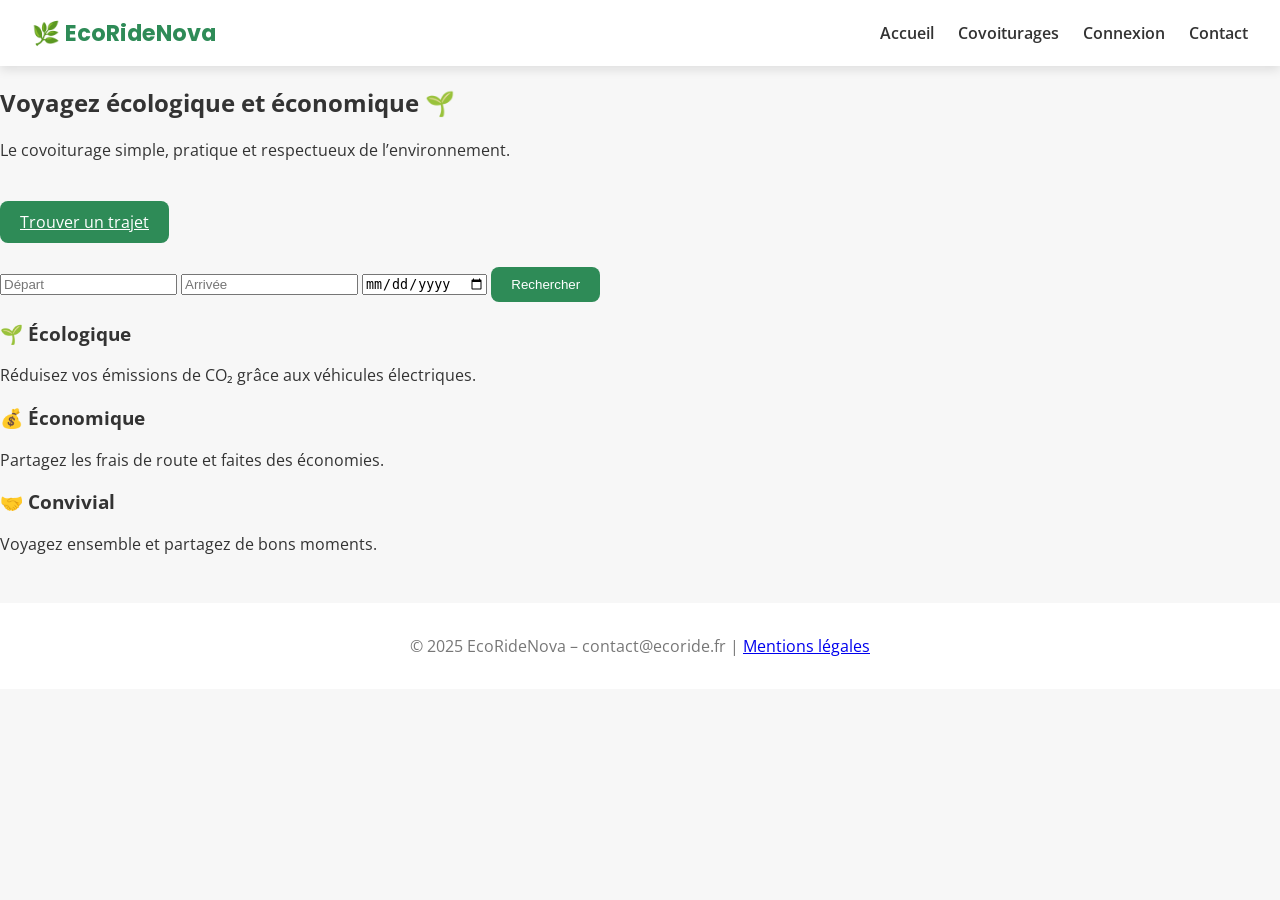
<file: frontend/index.html>
<!DOCTYPE html>
<html lang="fr">
<head>
  <meta charset="UTF-8">
  <meta name="viewport" content="width=device-width, initial-scale=1.0">
  <title>EcoRideNova | Voyagez écologique et économique</title>
  <link rel="stylesheet" href="css/style.css">
  <link href="https://fonts.googleapis.com/css2?family=Poppins:wght@600;700&family=Open+Sans:wght@400;600&display=swap" rel="stylesheet">
</head>
<body>

  <!-- HEADER -->
  <header class="header">
    <div class="logo">🌿 EcoRideNova</div>
    <nav class="nav">
      <a href="index.html">Accueil</a>
      <a href="pages/covoiturages.html">Covoiturages</a>
      <a href="pages/connexion.html">Connexion</a>
      <a href="pages/contact.html">Contact</a>
    </nav>
  </header>

  <!-- HERO -->
  <section class="hero">
    <div class="hero-text">
      <h1>Voyagez écologique et économique 🌱</h1>
      <p>Le covoiturage simple, pratique et respectueux de l’environnement.</p>
      <a href="pages/covoiturages.html" class="btn btn-primary">Trouver un trajet</a>
    </div>
  </section>

  <!-- BARRE DE RECHERCHE -->
  <section class="search-section">
    <form class="search-bar">
      <input type="text" placeholder="Départ">
      <input type="text" placeholder="Arrivée">
      <input type="date">
      <button type="submit" class="btn btn-primary">Rechercher</button>
    </form>
  </section>

  <!-- AVANTAGES -->
  <section class="advantages">
    <div class="adv-card">
      <h3>🌱 Écologique</h3>
      <p>Réduisez vos émissions de CO₂ grâce aux véhicules électriques.</p>
    </div>
    <div class="adv-card">
      <h3>💰 Économique</h3>
      <p>Partagez les frais de route et faites des économies.</p>
    </div>
    <div class="adv-card">
      <h3>🤝 Convivial</h3>
      <p>Voyagez ensemble et partagez de bons moments.</p>
    </div>
  </section>

  <!-- FOOTER -->
  <footer class="footer">
    <p>© 2025 EcoRideNova – contact@ecoride.fr | <a href="#">Mentions légales</a></p>
  </footer>

</body>
</html>
</file>
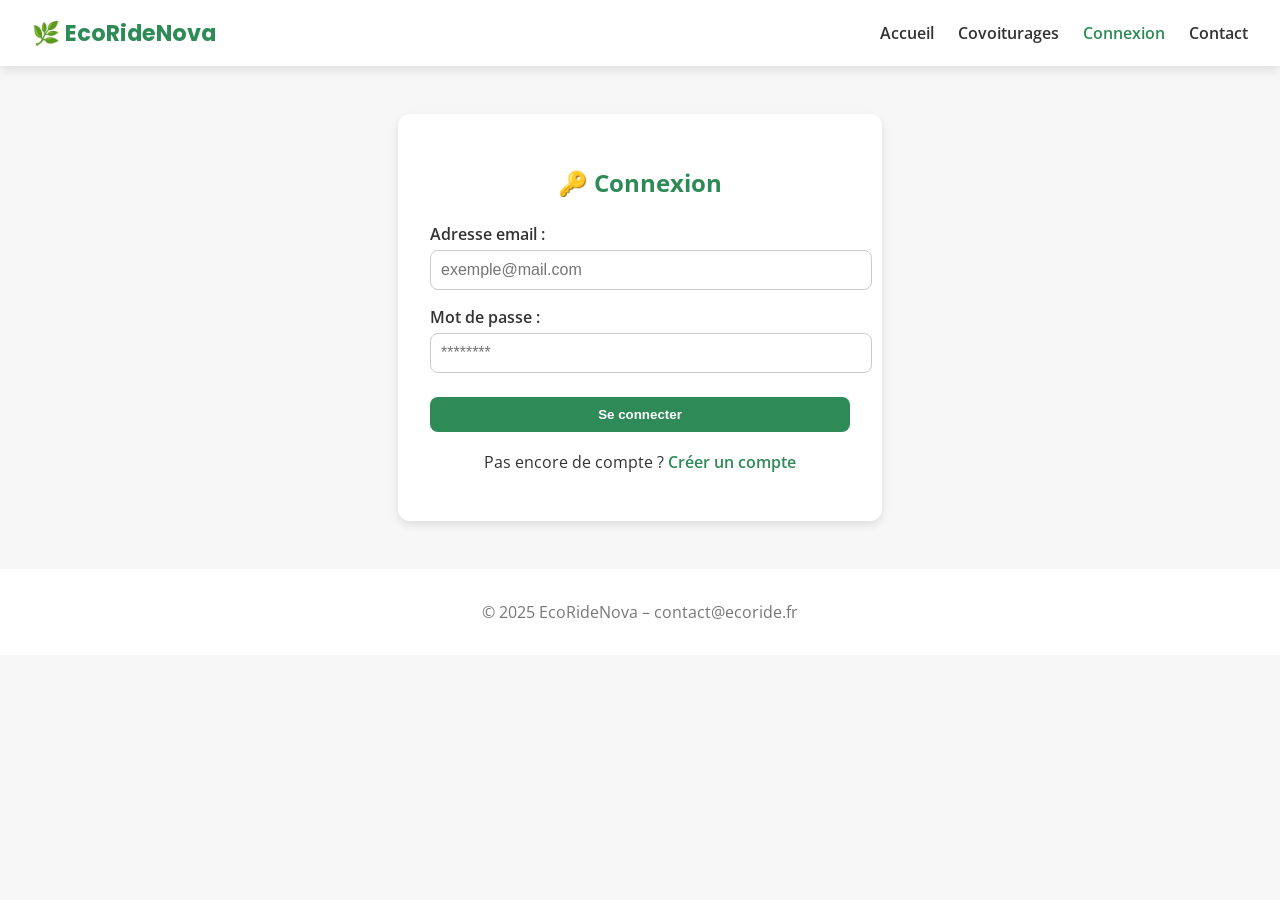
<file: frontend/pages/connexion.html>
<!DOCTYPE html>
<html lang="fr">
<head>
  <meta charset="UTF-8">
  <meta name="viewport" content="width=device-width, initial-scale=1.0">
  <title>Connexion – EcoRideNova</title>
  <link rel="stylesheet" href="../css/style.css">
  <link href="https://fonts.googleapis.com/css2?family=Poppins:wght@600;700&family=Open+Sans:wght@400;600&display=swap" rel="stylesheet">
</head>
<body>
  <!-- HEADER -->
  <header class="header">
    <div class="logo">🌿 EcoRideNova</div>
    <button class="menu-toggle" id="menuToggle" aria-label="Menu">☰</button>
    <nav class="nav" id="mainNav">
      <a href="../index.html">Accueil</a>
      <a href="covoiturages.html">Covoiturages</a>
      <a href="connexion.html" class="active">Connexion</a>
      <a href="contact.html">Contact</a>
    </nav>
  </header>

  <!-- FORMULAIRE DE CONNEXION -->
  <section class="auth-section">
    <h2>🔑 Connexion</h2>
    <form class="auth-form" id="loginForm">
      <label for="email">Adresse email :</label>
      <input type="email" id="email" placeholder="exemple@mail.com" required>

      <label for="password">Mot de passe :</label>
      <input type="password" id="password" placeholder="********" required>

      <button type="submit" class="btn btn-primary">Se connecter</button>
      <p>Pas encore de compte ? <a href="inscription.html">Créer un compte</a></p>
    </form>
  </section>

  <!-- FOOTER -->
  <footer class="footer">
    <p>© 2025 EcoRideNova – contact@ecoride.fr</p>
  </footer>

  <script src="../js/main.js"></script>
</body>
</html>
</file>
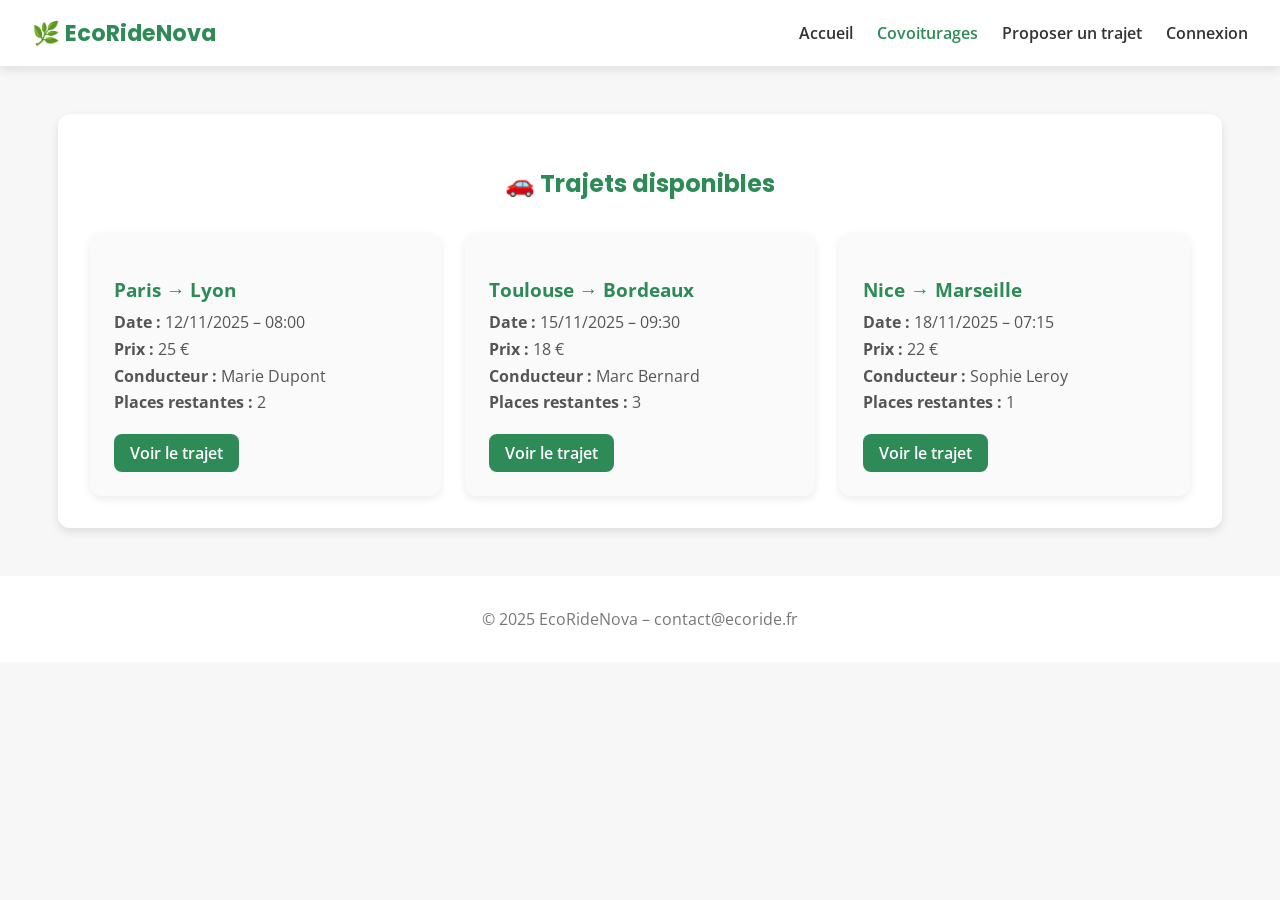
<file: frontend/pages/covoiturages.html>
<!DOCTYPE html>
<html lang="fr">
<head>
  <meta charset="UTF-8">
  <meta name="viewport" content="width=device-width, initial-scale=1.0">
  <title>Covoiturages disponibles – EcoRideNova</title>
  <link rel="stylesheet" href="../css/style.css">
  <link href="https://fonts.googleapis.com/css2?family=Poppins:wght@600;700&family=Open+Sans:wght@400;600&display=swap" rel="stylesheet">
</head>
<body>
  <!-- HEADER -->
  <header class="header">
    <div class="logo">🌿 EcoRideNova</div>
    <button class="menu-toggle" id="menuToggle" aria-label="Menu">☰</button>
    <nav class="nav" id="mainNav">
      <a href="../index.html">Accueil</a>
      <a href="covoiturages.html" class="active">Covoiturages</a>
      <a href="creer-trajet.html">Proposer un trajet</a>
      <a href="connexion.html">Connexion</a>
    </nav>
  </header>

  <!-- SECTION LISTE DES TRAJETS -->
  <section class="rides-list">
    <h2>🚗 Trajets disponibles</h2>
    <div id="ridesContainer" class="rides-container">
      <!-- Les trajets seront injectés ici par JS -->
    </div>
  </section>

  <!-- FOOTER -->
  <footer class="footer">
    <p>© 2025 EcoRideNova – contact@ecoride.fr</p>
  </footer>

  <script src="../js/main.js"></script>
</body>
</html>
</file>
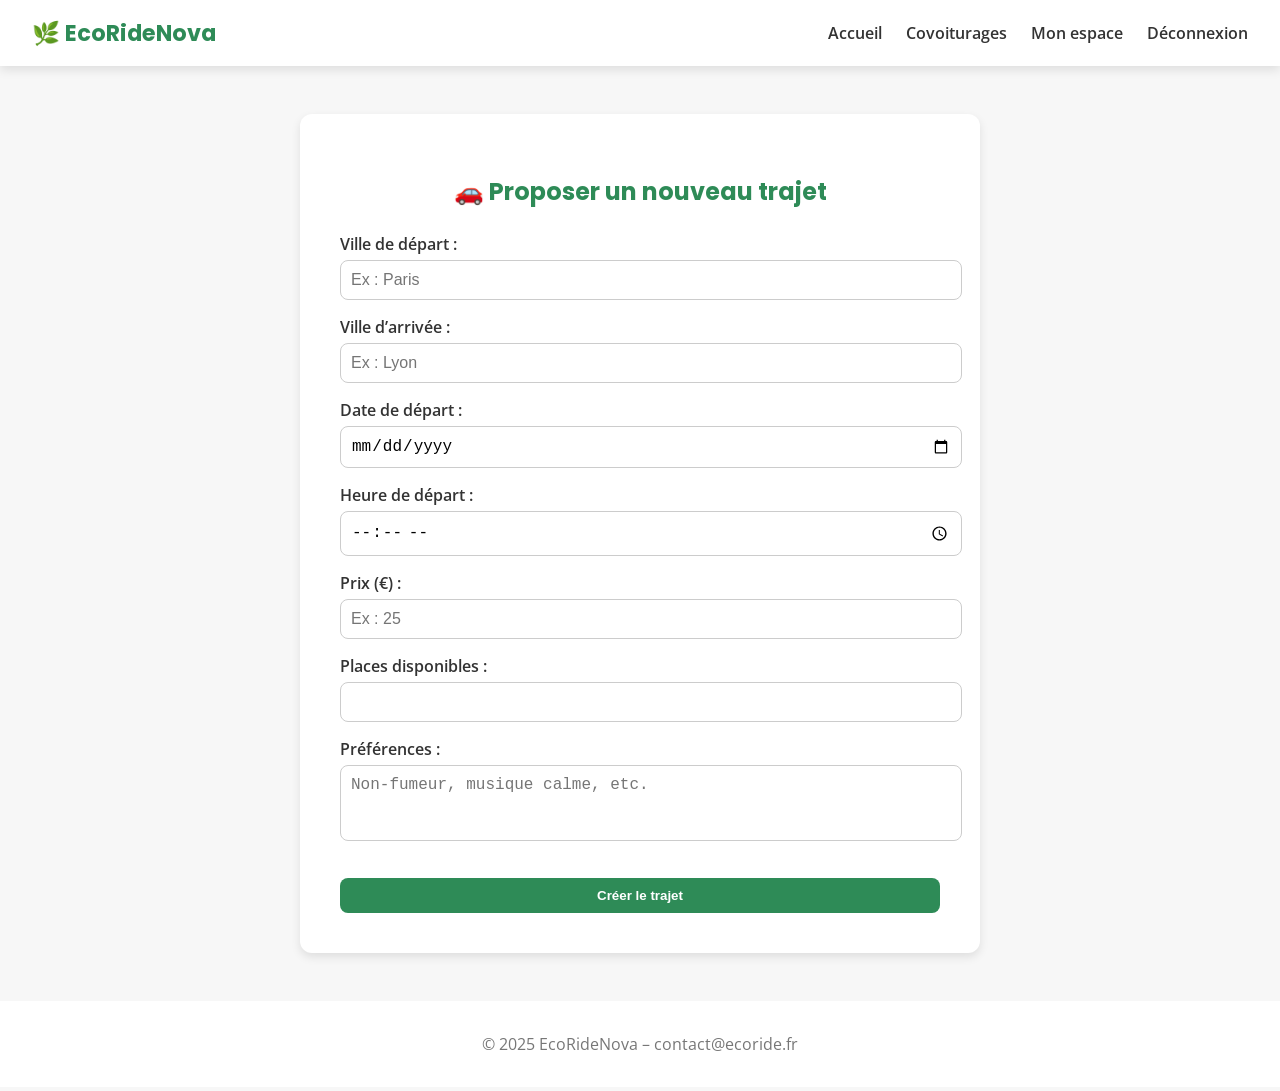
<file: frontend/pages/creer-trajet.html>
<!DOCTYPE html>
<html lang="fr">
<head>
  <meta charset="UTF-8">
  <meta name="viewport" content="width=device-width, initial-scale=1.0">
  <title>Créer un trajet – EcoRideNova</title>
  <link rel="stylesheet" href="../css/style.css">
  <link href="https://fonts.googleapis.com/css2?family=Poppins:wght@600;700&family=Open+Sans:wght@400;600&display=swap" rel="stylesheet">
</head>
<body>
  <!-- HEADER -->
  <header class="header">
    <div class="logo">🌿 EcoRideNova</div>
    <button class="menu-toggle" id="menuToggle" aria-label="Menu">☰</button>
    <nav class="nav" id="mainNav">
      <a href="../index.html">Accueil</a>
      <a href="covoiturages.html">Covoiturages</a>
      <a href="dashboard.html">Mon espace</a>
      <a href="connexion.html">Déconnexion</a>
    </nav>
  </header>

  <!-- FORMULAIRE CRÉATION DE TRAJET -->
  <section class="create-ride">
    <h2>🚗 Proposer un nouveau trajet</h2>
    <form class="ride-form" id="createRideForm">
      <label for="departure">Ville de départ :</label>
      <input type="text" id="departure" placeholder="Ex : Paris" required>

      <label for="arrival">Ville d’arrivée :</label>
      <input type="text" id="arrival" placeholder="Ex : Lyon" required>

      <label for="date">Date de départ :</label>
      <input type="date" id="date" required>

      <label for="time">Heure de départ :</label>
      <input type="time" id="time" required>

      <label for="price">Prix (€) :</label>
      <input type="number" id="price" min="0" placeholder="Ex : 25" required>

      <label for="seats">Places disponibles :</label>
      <input type="number" id="seats" min="1" max="5" required>

      <label for="preferences">Préférences :</label>
      <textarea id="preferences" rows="3" placeholder="Non-fumeur, musique calme, etc."></textarea>

      <button type="submit" class="btn btn-primary">Créer le trajet</button>
    </form>
  </section>

  <!-- FOOTER -->
  <footer class="footer">
    <p>© 2025 EcoRideNova – contact@ecoride.fr</p>
  </footer>

  <script src="../js/main.js"></script>
</body>
</html>
</file>
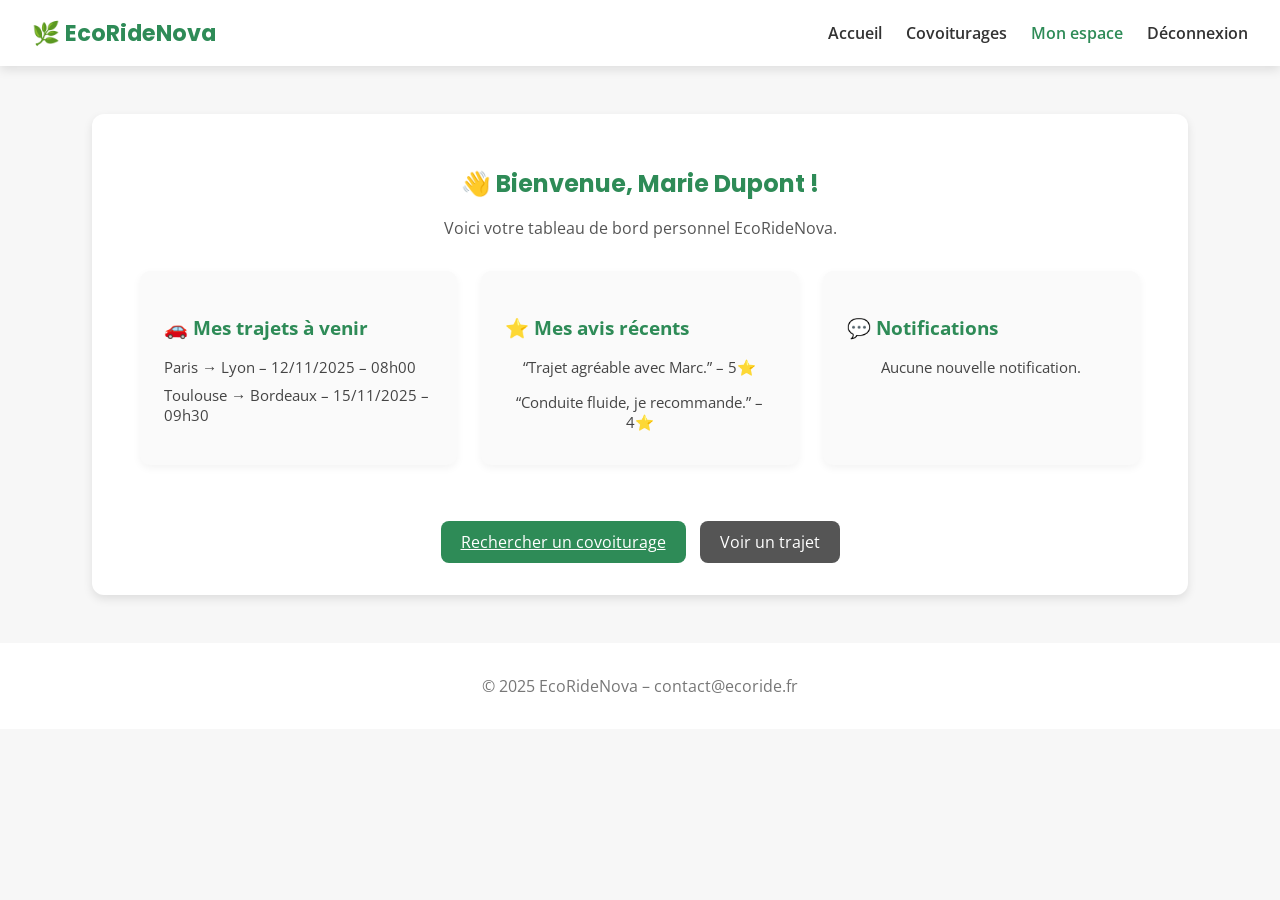
<file: frontend/pages/dashboard.html>
<!DOCTYPE html>
<html lang="fr">
<head>
  <meta charset="UTF-8">
  <meta name="viewport" content="width=device-width, initial-scale=1.0">
  <title>Tableau de bord – EcoRideNova</title>
  <link rel="stylesheet" href="../css/style.css">
  <link href="https://fonts.googleapis.com/css2?family=Poppins:wght@600;700&family=Open+Sans:wght@400;600&display=swap" rel="stylesheet">
</head>
<body>
  <!-- HEADER -->
  <header class="header">
    <div class="logo">🌿 EcoRideNova</div>
    <button class="menu-toggle" id="menuToggle" aria-label="Menu">☰</button>
    <nav class="nav" id="mainNav">
      <a href="../index.html">Accueil</a>
      <a href="covoiturages.html">Covoiturages</a>
      <a href="#" class="active">Mon espace</a>
      <a href="connexion.html" id="logoutBtn">Déconnexion</a>
    </nav>
  </header>

  <!-- DASHBOARD -->
  <section class="dashboard">
    <h2>👋 Bienvenue, <span id="userName">Utilisateur</span> !</h2>
    <p>Voici votre tableau de bord personnel EcoRideNova.</p>

    <div class="dashboard-cards">
      <div class="card">
        <h3>🚗 Mes trajets à venir</h3>
        <ul>
          <li>Paris → Lyon – 12/11/2025 – 08h00</li>
          <li>Toulouse → Bordeaux – 15/11/2025 – 09h30</li>
        </ul>
      </div>

      <div class="card">
        <h3>⭐ Mes avis récents</h3>
        <p>“Trajet agréable avec Marc.” – 5⭐</p>
        <p>“Conduite fluide, je recommande.” – 4⭐</p>
      </div>

      <div class="card">
        <h3>💬 Notifications</h3>
        <p>Aucune nouvelle notification.</p>
      </div>
    </div>

    <div class="actions">
      <a href="covoiturages.html" class="btn btn-primary">Rechercher un covoiturage</a>
      <a href="details.html" class="btn btn-secondary">Voir un trajet</a>
    </div>
  </section>

  <!-- FOOTER -->
  <footer class="footer">
    <p>© 2025 EcoRideNova – contact@ecoride.fr</p>
  </footer>

  <script src="../js/main.js"></script>
</body>
</html>
</file>
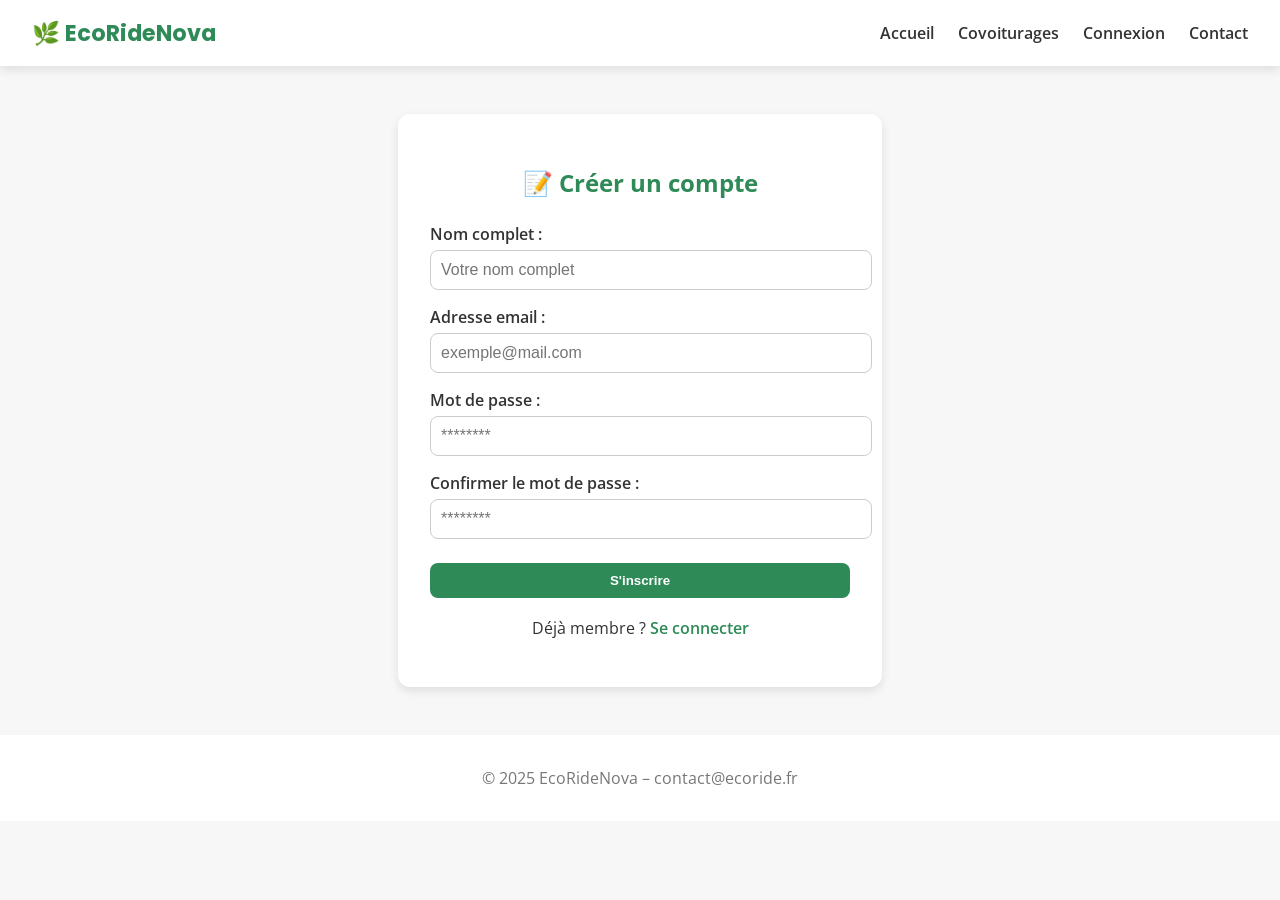
<file: frontend/pages/inscription.html>
<!DOCTYPE html>
<html lang="fr">
<head>
  <meta charset="UTF-8">
  <meta name="viewport" content="width=device-width, initial-scale=1.0">
  <title>Inscription – EcoRideNova</title>
  <link rel="stylesheet" href="../css/style.css">
  <link href="https://fonts.googleapis.com/css2?family=Poppins:wght@600;700&family=Open+Sans:wght@400;600&display=swap" rel="stylesheet">
</head>
<body>
  <!-- HEADER -->
  <header class="header">
    <div class="logo">🌿 EcoRideNova</div>
    <button class="menu-toggle" id="menuToggle" aria-label="Menu">☰</button>
    <nav class="nav" id="mainNav">
      <a href="../index.html">Accueil</a>
      <a href="covoiturages.html">Covoiturages</a>
      <a href="connexion.html">Connexion</a>
      <a href="contact.html">Contact</a>
    </nav>
  </header>

  <!-- FORMULAIRE D'INSCRIPTION -->
  <section class="auth-section">
    <h2>📝 Créer un compte</h2>
    <form class="auth-form" id="registerForm">
      <label for="name">Nom complet :</label>
      <input type="text" id="name" placeholder="Votre nom complet" required>

      <label for="email">Adresse email :</label>
      <input type="email" id="email" placeholder="exemple@mail.com" required>

      <label for="password">Mot de passe :</label>
      <input type="password" id="password" placeholder="********" required>

      <label for="confirmPassword">Confirmer le mot de passe :</label>
      <input type="password" id="confirmPassword" placeholder="********" required>

      <button type="submit" class="btn btn-primary">S'inscrire</button>
      <p>Déjà membre ? <a href="connexion.html">Se connecter</a></p>
    </form>
  </section>

  <!-- FOOTER -->
  <footer class="footer">
    <p>© 2025 EcoRideNova – contact@ecoride.fr</p>
  </footer>

  <script src="../js/main.js"></script>
</body>
</html>
</file>
<file: frontend/css/style.css>
/* =============================
   🌿 STYLES GLOBAUX ECORIDENOVA
   ============================= */

:root {
  --green: #2e8b57;
  --light-gray: #f7f7f7;
  --dark-gray: #333;
  --white: #fff;
  --radius: 12px;
  --shadow: 0 4px 10px rgba(0, 0, 0, 0.1);
}

body {
  font-family: "Open Sans", sans-serif;
  background: var(--light-gray);
  color: var(--dark-gray);
  margin: 0;
  padding: 0;
}

/* HEADER */
.header {
  background: var(--white);
  box-shadow: var(--shadow);
  padding: 1rem 2rem;
  display: flex;
  justify-content: space-between;
  align-items: center;
  position: sticky;
  top: 0;
}

.logo {
  font-family: "Poppins", sans-serif;
  font-weight: 700;
  color: var(--green);
  font-size: 1.4rem;
}

.nav a {
  color: var(--dark-gray);
  text-decoration: none;
  margin-left: 20px;
  font-weight: 600;
  transition: color 0.3s;
}

.nav a:hover,
.nav a.active {
  color: var(--green);
}

/* FORMULAIRES */
.auth-section {
  max-width: 420px;
  margin: 3rem auto;
  background: var(--white);
  padding: 2rem;
  border-radius: var(--radius);
  box-shadow: var(--shadow);
}

.auth-section h2 {
  text-align: center;
  color: var(--green);
}

.auth-form label {
  display: block;
  margin-top: 1rem;
  font-weight: 600;
}

.auth-form input {
  width: 100%;
  padding: 10px;
  margin-top: 5px;
  border: 1px solid #ccc;
  border-radius: 8px;
  font-size: 1rem;
}

.btn {
  display: inline-block;
  text-align: center;
  background: var(--green);
  color: white;
  border: none;
  padding: 10px 20px;
  border-radius: 8px;
  margin-top: 1.5rem;
  cursor: pointer;
  transition: background 0.3s;
}

.btn:hover {
  background: #256e46;
}

/* FOOTER */
.footer {
  text-align: center;
  padding: 1rem;
  background: var(--white);
  margin-top: 3rem;
  color: #777;
}

/* =============================
   🍔 MENU BURGER RESPONSIVE
   ============================= */
.menu-toggle {
  display: none;
  font-size: 2rem;
  background: none;
  border: none;
  color: var(--green);
  cursor: pointer;
}

@media (max-width: 768px) {
  .menu-toggle {
    display: block;
  }

  .nav {
    display: none;
    flex-direction: column;
    background: var(--white);
    position: absolute;
    top: 70px;
    right: 20px;
    padding: 15px 25px;
    border-radius: var(--radius);
    box-shadow: var(--shadow);
  }

  .nav a {
    margin: 10px 0;
  }

  .nav.show {
    display: flex;
  }
}

/* =============================
   🚗 PAGE DÉTAIL DU COVOITURAGE
   ============================= */

.ride-detail {
  max-width: 850px;
  margin: 3rem auto;
  background: var(--white);
  padding: 2rem 3rem;
  border-radius: var(--radius);
  box-shadow: var(--shadow);
}

.ride-header h2 {
  font-family: "Poppins", sans-serif;
  font-size: 1.8rem;
  color: var(--green);
  margin-bottom: 1rem;
}

.ride-header p {
  margin: 5px 0;
  color: #555;
}

.driver-section {
  display: flex;
  align-items: center;
  gap: 1.5rem;
  margin: 1.8rem 0;
}

.driver-photo {
  width: 90px;
  height: 90px;
  border-radius: 50%;
  object-fit: cover;
  border: 3px solid var(--green);
}

.driver-section h3 {
  margin: 0;
  color: var(--dark-gray);
  font-weight: 700;
}

.driver-section p {
  margin: 2px 0;
  color: #666;
}

.ride-info-detail {
  background: #f9f9f9;
  padding: 1rem 1.5rem;
  border-radius: 10px;
  margin: 1.5rem 0;
}

.ride-info-detail p {
  margin: 8px 0;
  font-weight: 600;
}

.ride-cta {
  text-align: center;
  margin: 2rem 0;
}

.ride-cta .btn {
  background: var(--green);
  color: var(--white);
  font-size: 1.1rem;
  padding: 12px 25px;
  border-radius: 10px;
}

.ride-cta .btn:hover {
  background: #256e46;
}

/* Avis */
.reviews {
  border-top: 1px solid #ddd;
  padding-top: 1.5rem;
}

.reviews h3 {
  color: var(--green);
  margin-bottom: 1rem;
}

.review {
  background: #fafafa;
  padding: 0.8rem 1rem;
  border-radius: 8px;
  margin-bottom: 0.8rem;
  border-left: 4px solid var(--green);
  box-shadow: 0 2px 5px rgba(0, 0, 0, 0.05);
}

.review p {
  margin: 0;
  color: #444;
}

/* =============================
   👤 FORMULAIRES AUTHENTIFICATION
   ============================= */

.auth-section {
  max-width: 420px;
  margin: 3rem auto;
  background: var(--white);
  padding: 2rem;
  border-radius: var(--radius);
  box-shadow: var(--shadow);
}

.auth-section h2 {
  text-align: center;
  color: var(--green);
  margin-bottom: 1.5rem;
}

.auth-form label {
  display: block;
  margin-top: 1rem;
  font-weight: 600;
}

.auth-form input {
  width: 100%;
  padding: 10px;
  margin-top: 5px;
  border: 1px solid #ccc;
  border-radius: 8px;
  font-size: 1rem;
}

.auth-form input:focus {
  outline: none;
  border-color: var(--green);
  box-shadow: 0 0 3px rgba(46, 139, 87, 0.3);
}

.auth-form .btn {
  width: 100%;
  margin-top: 1.5rem;
  background: var(--green);
  color: #fff;
  font-weight: 600;
  border: none;
  padding: 10px;
  border-radius: 8px;
  cursor: pointer;
  transition: 0.3s;
}

.auth-form .btn:hover {
  background: #256e46;
}

.auth-form p {
  text-align: center;
  margin-top: 1.2rem;
}

.auth-form a {
  color: var(--green);
  font-weight: 600;
  text-decoration: none;
}

.auth-form a:hover {
  text-decoration: underline;
}

/* Responsive */
@media (max-width: 480px) {
  .auth-section {
    margin: 2rem 1rem;
    padding: 1.5rem;
  }
}

/* =============================
   🧭 TABLEAU DE BORD UTILISATEUR
   ============================= */

.dashboard {
  max-width: 1000px;
  margin: 3rem auto;
  background: var(--white);
  padding: 2rem 3rem;
  border-radius: var(--radius);
  box-shadow: var(--shadow);
}

.dashboard h2 {
  color: var(--green);
  text-align: center;
  font-family: "Poppins", sans-serif;
  margin-bottom: 1rem;
}

.dashboard p {
  text-align: center;
  color: #555;
  margin-bottom: 2rem;
}

.dashboard-cards {
  display: grid;
  grid-template-columns: repeat(auto-fit, minmax(280px, 1fr));
  gap: 1.5rem;
}

.card {
  background: #fafafa;
  padding: 1.5rem;
  border-radius: 10px;
  box-shadow: 0 3px 8px rgba(0, 0, 0, 0.05);
}

.card h3 {
  color: var(--green);
  margin-bottom: 1rem;
  font-size: 1.2rem;
}

.card p, .card li {
  color: #444;
  font-size: 0.95rem;
  margin-bottom: 0.5rem;
}

.card ul {
  list-style: none;
  padding: 0;
}

.actions {
  margin-top: 2rem;
  text-align: center;
}

.btn-secondary {
  background: #555;
  color: white;
  padding: 10px 20px;
  border-radius: 8px;
  text-decoration: none;
  margin-left: 10px;
  transition: background 0.3s;
}

.btn-secondary:hover {
  background: #333;
}

/* Responsive */
@media (max-width: 768px) {
  .dashboard {
    padding: 1.5rem;
    margin: 1rem;
  }
  .dashboard-cards {
    grid-template-columns: 1fr;
  }
}

/* =============================
   🚗 CRÉATION DE TRAJET (US6)
   ============================= */

.create-ride {
  max-width: 600px;
  margin: 3rem auto;
  background: var(--white);
  padding: 2.5rem;
  border-radius: var(--radius);
  box-shadow: var(--shadow);
}

.create-ride h2 {
  color: var(--green);
  text-align: center;
  font-family: "Poppins", sans-serif;
  margin-bottom: 1.5rem;
}

.ride-form label {
  display: block;
  margin-top: 1rem;
  font-weight: 600;
  color: var(--dark-gray);
}

.ride-form input,
.ride-form textarea {
  width: 100%;
  padding: 10px;
  margin-top: 5px;
  border: 1px solid #ccc;
  border-radius: 8px;
  font-size: 1rem;
  resize: none;
}

.ride-form input:focus,
.ride-form textarea:focus {
  outline: none;
  border-color: var(--green);
  box-shadow: 0 0 4px rgba(46, 139, 87, 0.3);
}

.ride-form .btn {
  width: 100%;
  margin-top: 2rem;
  font-weight: 600;
}

@media (max-width: 480px) {
  .create-ride {
    margin: 1.5rem;
    padding: 1.5rem;
  }
}

/* =============================
   🚗 US7 – LISTE DES TRAJETS
   ============================= */

.rides-list {
  max-width: 1100px;
  margin: 3rem auto;
  padding: 2rem;
  background: var(--white);
  border-radius: var(--radius);
  box-shadow: var(--shadow);
}

.rides-list h2 {
  text-align: center;
  color: var(--green);
  font-family: "Poppins", sans-serif;
  margin-bottom: 2rem;
}

.rides-container {
  display: grid;
  grid-template-columns: repeat(auto-fit, minmax(300px, 1fr));
  gap: 1.5rem;
}

.ride-card {
  background: #fafafa;
  border-radius: 12px;
  padding: 1.5rem;
  box-shadow: 0 3px 8px rgba(0, 0, 0, 0.08);
  transition: transform 0.2s ease, box-shadow 0.2s ease;
}

.ride-card:hover {
  transform: translateY(-5px);
  box-shadow: 0 5px 12px rgba(0, 0, 0, 0.12);
}

.ride-card h3 {
  color: var(--green);
  font-size: 1.2rem;
  margin-bottom: 0.5rem;
}

.ride-card p {
  color: #555;
  margin: 0.3rem 0;
}

.ride-card .btn {
  display: inline-block;
  margin-top: 1rem;
  padding: 8px 16px;
  border-radius: 8px;
  background: var(--green);
  color: white;
  font-weight: 600;
  text-decoration: none;
  transition: 0.3s;
}

.ride-card .btn:hover {
  background: #256e46;
}

/* Responsive */
@media (max-width: 768px) {
  .rides-list {
    padding: 1rem;
    margin: 1rem;
  }
}
</file>
